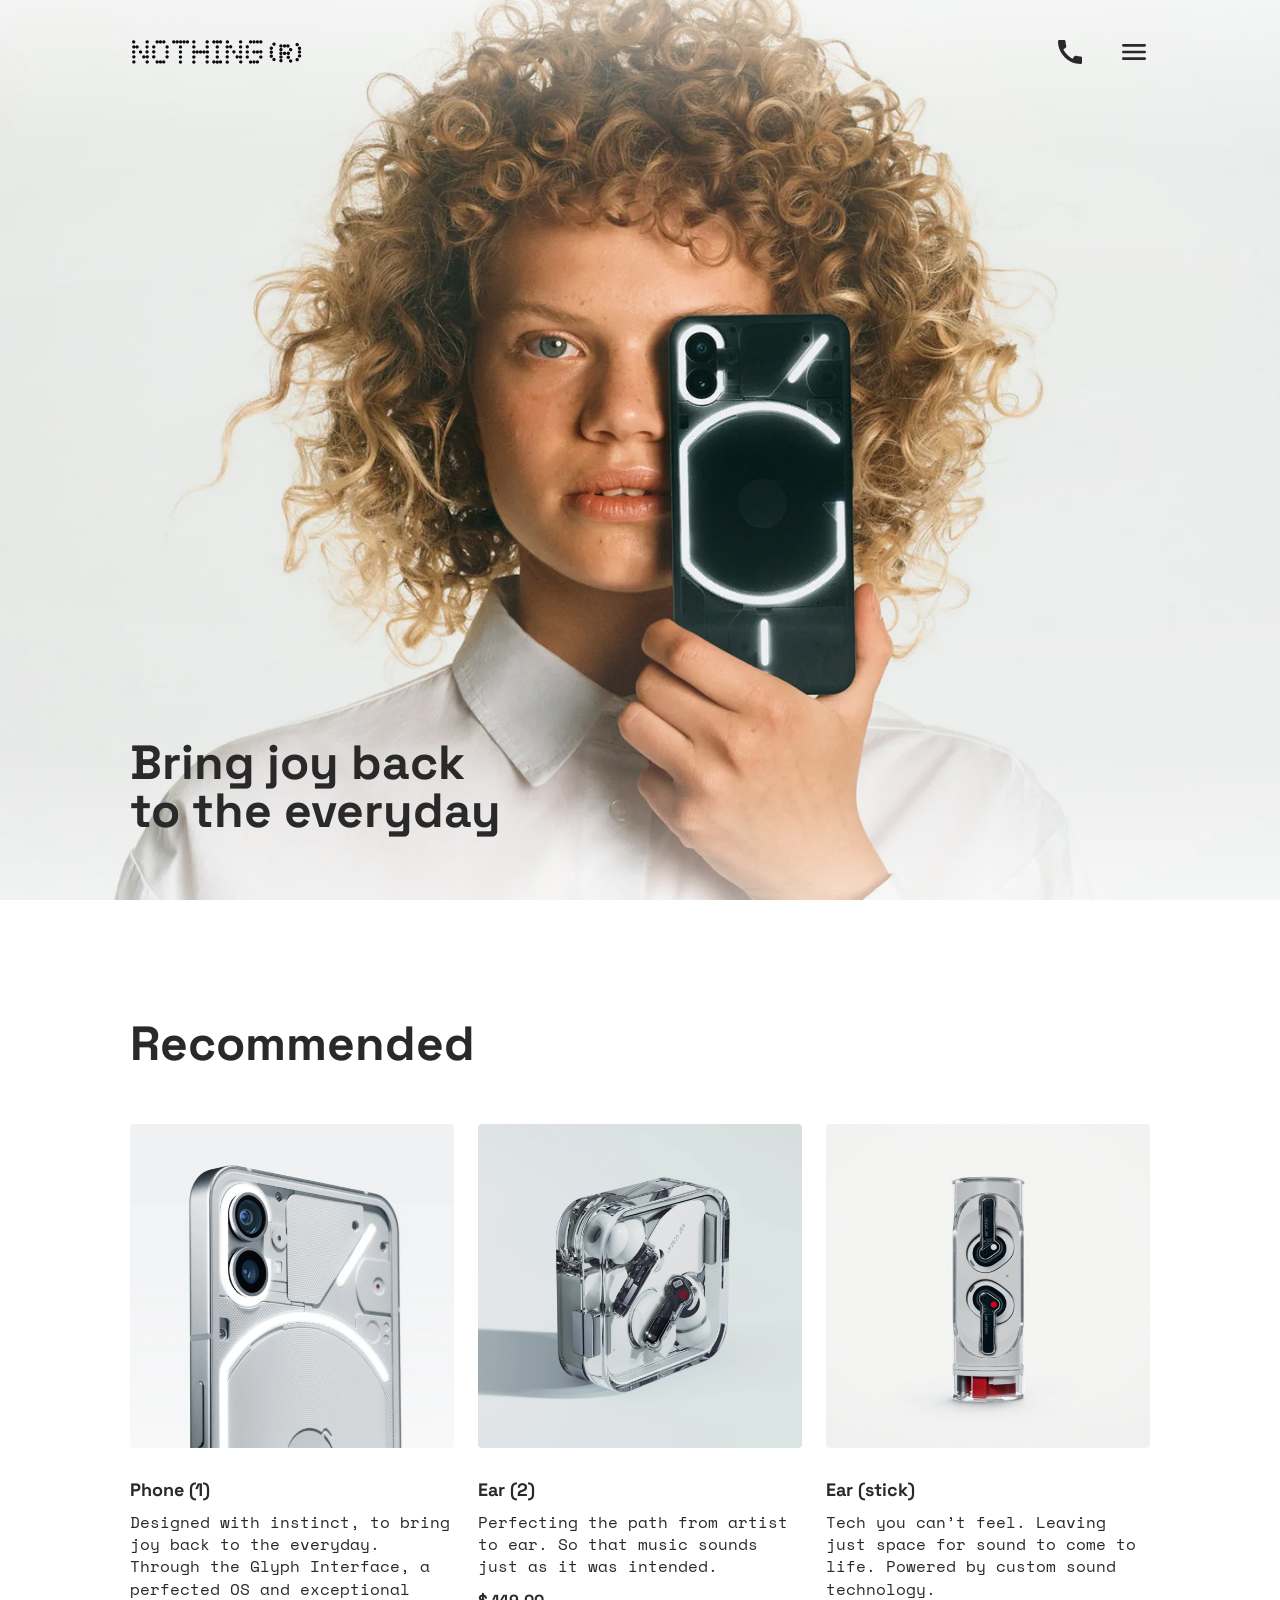
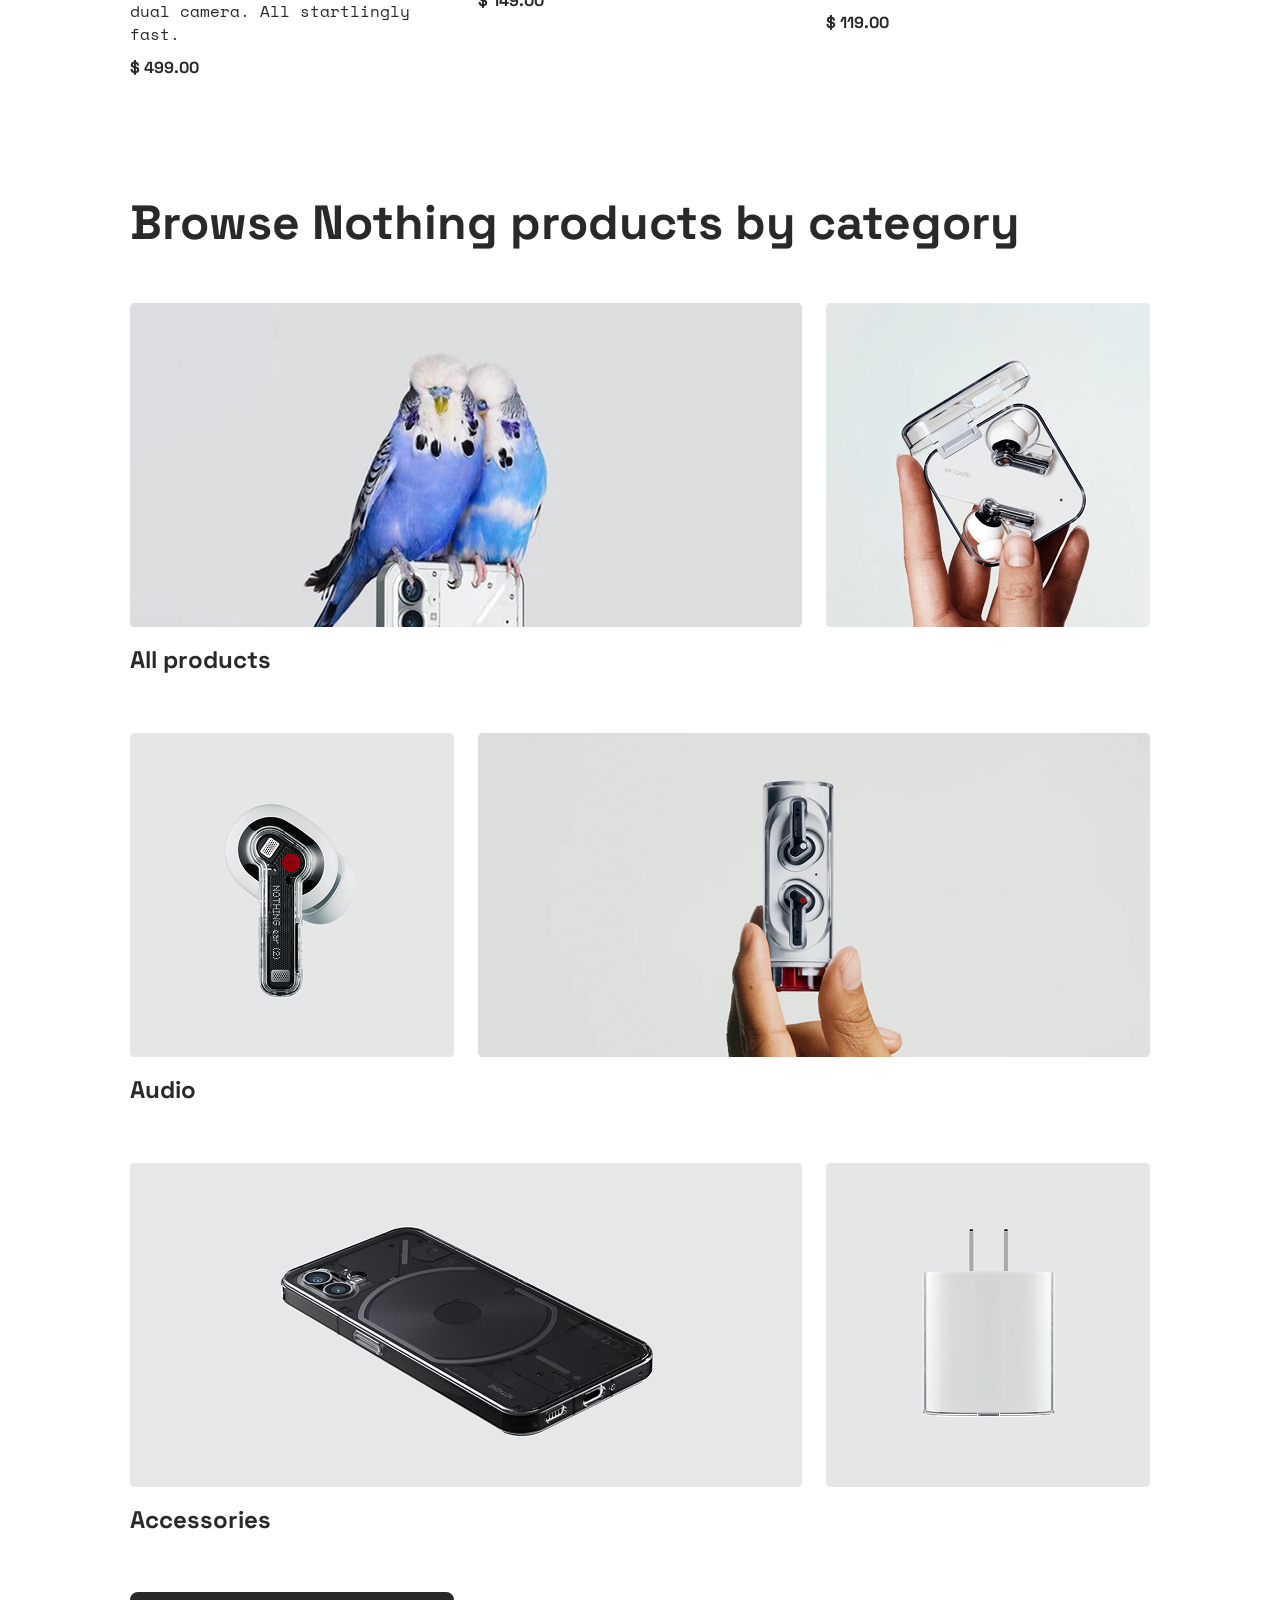
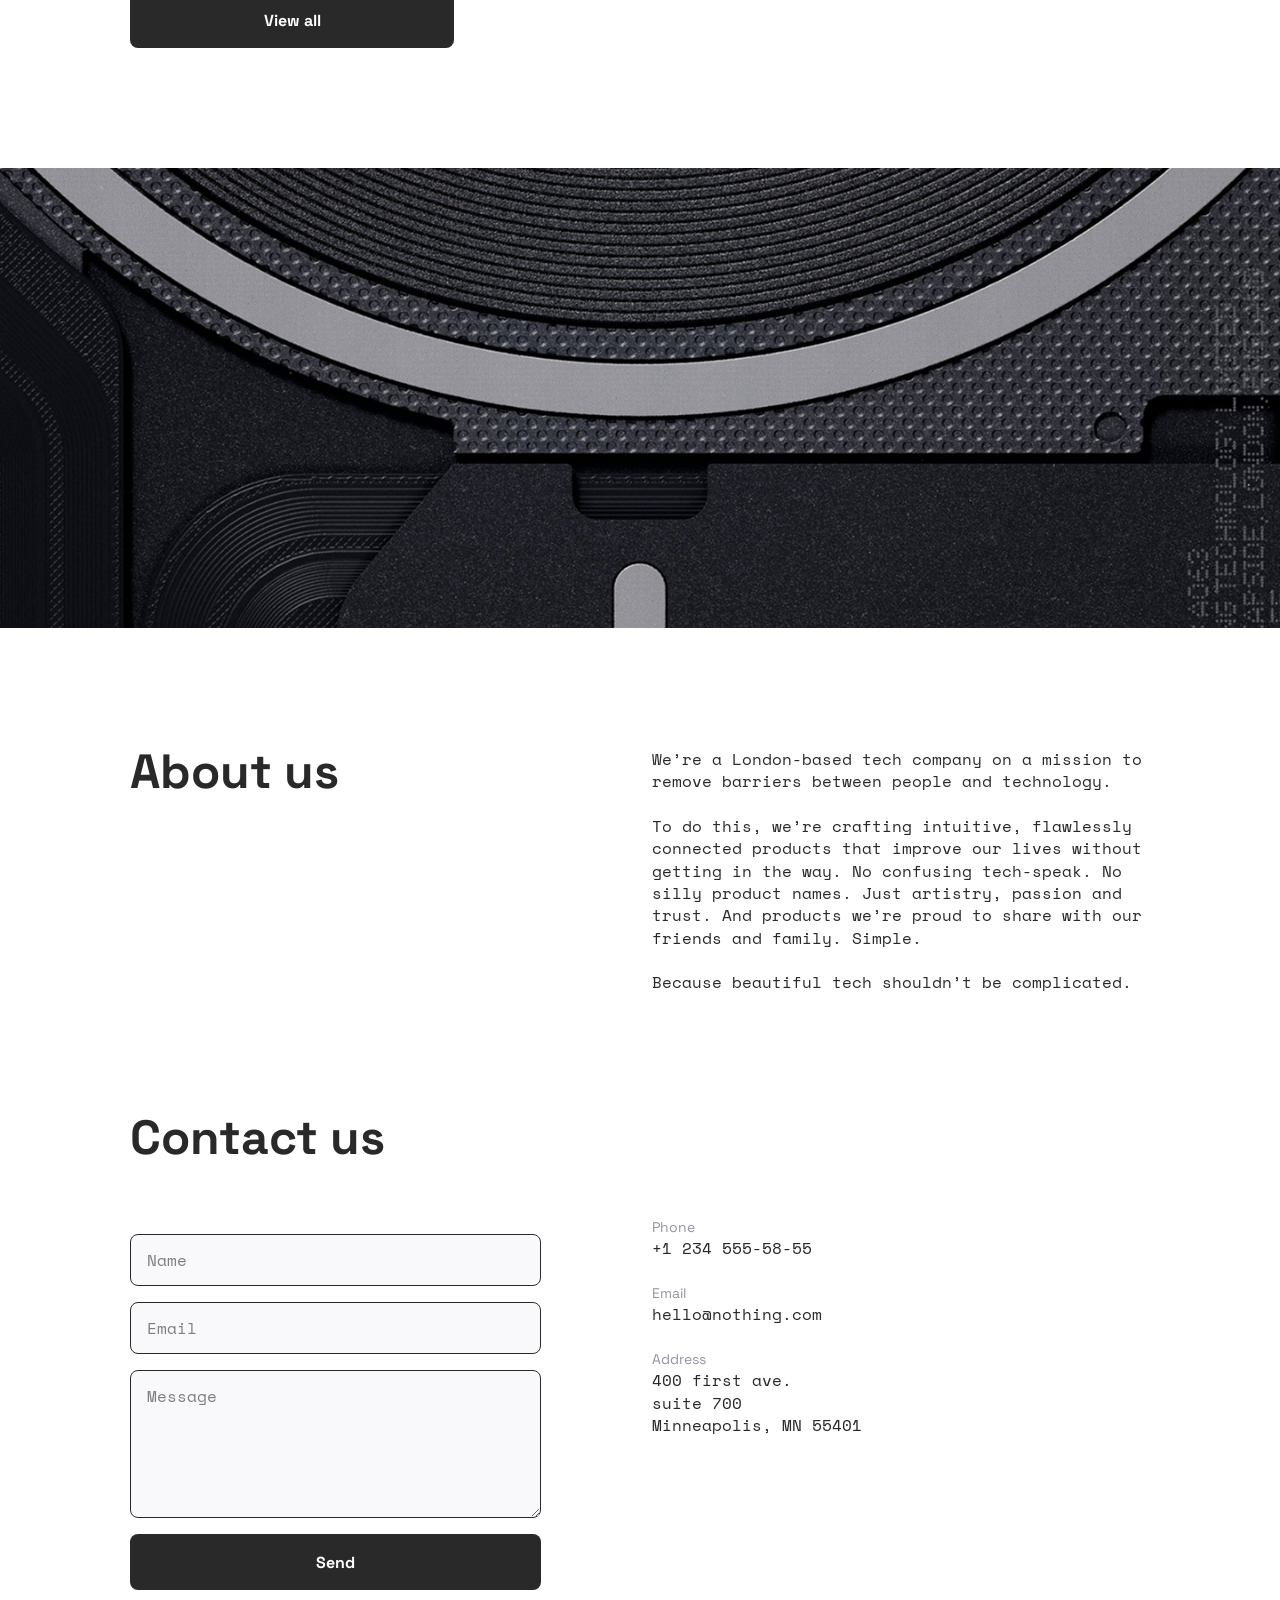
<file: index.html>
<!doctype html><html lang="en" class="page"><head><meta charset="utf-8"><meta name="viewport" content="width=device-width, initial-scale=1.0"><title>Nothing</title><link rel="icon" href="icon-close-tab.efce5633.png" type="image/png"><link rel="preconnect" href="https://fonts.googleapis.com"><link rel="preconnect" href="https://fonts.gstatic.com"><link href="https://fonts.googleapis.com/css2?family=Space+Grotesk:wght@300..700&family=Space+Mono:wght@400;700&display=swap" rel="stylesheet"><link rel="stylesheet" href="index.92506827.css"><script src="index.cabb280d.js" defer></script></head><body class="page__body"> <header class="header"> <div class="container"> <div class="header__content"> <div class="top-bar"> <a href="#" class="top-bar__logo"> <img src="logo-2x.6c7154c8.png" alt="logo"> </a> <div class="top-bar__icons"> <a href="tel:+1 234 5555-55-55" class="icon icon--phone"></a> <a href="#menu" class="icon icon--burger-menu"></a> </div> </div> <div class="header__botom"> <h1 class="header__title title"> Bring joy back <br> to the everyday </h1> </div> </div> </div> </header> <aside class="menu page__menu" id="menu"> <div class="container"> <div class="menu__top top-bar"> <a href="#" class="top-bar__logo"> <img src="logo-2x.6c7154c8.png" alt="logo"> </a> <a href="#" class="icon icon--close"></a> </div> <div class="menu__botom"> <div class="nav"></div> <nav class="menu__nav nav"> <ul class="nav__list"> <li class="nav__item"> <a href="#recommended" class="nav__link"> Recommended products </a> </li> <li class="nav__item"> <a href="#store" class="nav__link"> Store </a> </li> <li class="nav__item"> <a href="#about-us" class="nav__link"> About us </a> </li> <li class="nav__item"> <a href="#contact-us" class="nav__link"> Contact us </a> </li> </ul> </nav> <a href="tel:+1 234 5555-55-55" class="menu__phone-number"> +1 234 5555-55-55 </a> <a href="tel:+1 234 5555-55-55" class="menu__call-to-order"> call to order </a> </div> </div> </aside> <main class="main"> <div class="container"> <div class="main__content"> <section class="recommended" id="recommended"> <h2 class="section-title">Recommended</h2> <div class="recommended__products"> <article class="product recommended__product"> <img src="nothing-phone.31e8c533.png" alt="nothing-phone" class="product__photo"> <h3 class="product__title">Phone (1)</h3> <p class="product__description"> Designed with instinct, to bring joy back to the everyday. Through the Glyph Interface, a perfected OS and exceptional dual camera. All startlingly fast. </p> <p class="product__price">$ 499.00</p> </article> <article class="product recommended__product"> <img src="nothing-ear2.9898b250.png" alt="nothing-phone" class="product__photo"> <h3 class="product__title">Ear (2)</h3> <p class="product__description"> Perfecting the path from artist to ear. So that music sounds just as it was intended. </p> <p class="product__price">$ 149.00</p> </article> <article class="product recommended__product"> <img src="nothing-ear-stick.3ebf3a56.png" alt="nothing-phone" class="product__photo"> <h3 class="product__title">Ear (stick)</h3> <p class="product__description"> Tech you can’t feel. Leaving just space for sound to come to life. Powered by custom sound technology. </p> <p class="product__price">$ 119.00</p> </article> </div> </section> <section class="catolog" id="store"> <h2 class="section-title">Browse Nothing products by category</h2> <div class="catolog__wrapper"> <article class="category"> <div class="category__photos"> <a href="#" class="category__link category__link--wide"> <img class="category__photo" src="catolog-all-prod-1-pic.a43f68f2.png" alt="birds-picture"> </a> <a href="#" class="category__link category__link--square"> <img class="category__photo" src="catolog-all-prod-2-pic.6f039334.png" alt="Ear (2) picture"> </a> </div> <h3 class="category__title">All products</h3> </article> <article class="category"> <div class="category__photos"> <a href="#" class="category__link category__link--square"> <img class="category__photo" src="catolog-audio-1-pic.792d4844.png" alt="Ear (stick)?"> </a> <a href="#" class="category__link category__link--wide"> <img class="category__photo" src="catolog-audio-2-pic.671096ad.png" alt="Ear (stick)"> </a> </div> <h3 class="category__title">Audio</h3> </article> <article class="category"> <div class="category__photos"> <a href="#" class="category__link category__link--wide"> <img class="category__photo" src="catolog-accessories-1-pic.cc026d7a.png" alt="Phone"> </a> <a href="#" class="category__link category__link--square"> <img class="category__photo" src="catolog-accessories-2-pic.7c27f237.png" alt="charger"> </a> </div> <h3 class="category__title">Accessories</h3> </article> <div class="catolog__button-section"> <button class="button catolog__button">View all</button> </div> </div> </section> </div> </div> <section class="big-img"></section> <div class="container"> <div class="main__content"> <section class="about-us" id="about-us"> <h2 class="about-us__title section-title">About us</h2> <div class="about-us__content"> <p class="about-us__description"> We’re a London-based tech company on a mission to remove barriers between people and technology. </p> <p class="about-us__description"> To do this, we’re crafting intuitive, flawlessly connected products that improve our lives without getting in the way. No confusing tech-speak. No silly product names. Just artistry, passion and trust. And products we’re proud to share with our friends and family. Simple. </p> <p class="about-us__description"> Because beautiful tech shouldn’t be complicated. </p> </div> </section> <section class="contact-us" id="contact-us"> <h2 class="section-title">Contact us</h2> <div class="contact-us__content"> <div class="contact-us__inputs"> <div class="contact-us__form-field"> <label for="name" class="contact-us__form-label"></label> <input type="text" id="name" name="name" class="contact-us__form-input" placeholder="Name"> </div> <div class="contact-us__form-field"> <label for="email" class="contact-us__form-label"></label> <input type="email" id="email" name="email" class="contact-us__form-input" placeholder="Email"> </div> <div class="contact-us__form-field"> <label for="Message" class="contact-us__form-label"></label> <textarea id="Message" name="Message" class="contact-us__form-input contact-us__form-input--big" placeholder="Message"></textarea> <button class="button contact-us__button">Send</button> </div> </div> <div class="contact-us__info"> <div class="contact-us__text-grop"> <p class="contact-us__info-label">Phone</p> <a href="tel:+12345555855">+1 234 555-58-55</a> </div> <div class="contact-us__text-grop"> <p class="contact-us__info-label">Email</p> <a href="mailto:helloo@nothing.com">hello@nothing.com</a> </div> <div class="contact-us__text-grop"> <p class="contact-us__info-label">Address</p> <a class="contact-us__text" href="https://maps.google.com/?q=400+first+ave.+suite+700+Minneapolis+MN+55401"> 400 first ave. <br> suite 700 <br> Minneapolis, MN 55401 </a> </div> </div> </div> </section> </div> </div> </main> </body></html>
</file>
<file: index.92506827.css>
*,:before,:after{margin:0;padding:0}a{color:inherit;font:inherit;background-color:transparent;text-decoration:none}button{font:inherit;color:inherit;cursor:pointer;background:0 0;border:none}.container{padding-left:20px;padding-right:20px}@media (min-width:576px){.container{max-width:600px;margin-left:auto;margin-right:auto;padding-left:72px;padding-right:72px}}@media (min-width:1024px){.container{max-width:1020px;margin-left:auto;margin-right:auto;padding-left:120px;padding-right:120px}}.header{background-image:url(header-bg.d0281f33.png);background-position:50%;background-size:cover}.header__content{-ms-flex-direction:column;flex-direction:column;-ms-flex-pack:justify;justify-content:space-between;height:100vh;display:-ms-flexbox;display:flex}.header__botom{padding-bottom:35px}@media (min-width:576px){.header__botom{padding-bottom:65px}}.header__title{font-family:Space Grotesk,sans-serif;font-size:36px;font-weight:700;line-height:1}@media (min-width:576px){.header__title{font-size:48px}}.icon{background-image:url(icon-close.a6281d87.png);background-position:50%;background-size:cover;width:24px;height:24px;transition:transform .3s;display:block}.icon:hover{transform:scale(1.2)}@media (min-width:576px){.icon{width:32px;height:32px}}.icon--phone{background-image:url(icon-phone.657af3f4.svg)}.icon--burger-menu{background-image:url(icon-burger-menu.bd10eb8f.svg)}.icon--burger-menu:hover{background-image:url(icon-burger-menu-hover.9d6e516e.svg)}.icon--close{background-image:url(icon-close.31bb77d6.svg)}.page{color:#292929;scroll-behavior:smooth;font-family:Space Mono;font-size:16px;line-height:1.4}.page__body{min-width:320px;margin:0}.page__menu{opacity:0;pointer-events:none;transition:all .3s;position:fixed;top:0;left:0;right:0;transform:translate(100%)}.page__menu:target{opacity:1;pointer-events:all;transform:translate(0)}.menu{box-sizing:border-box;z-index:1;background-color:#e5e6e8;height:100vh;font-family:Space Grotesk;font-weight:700}.menu__top{margin-bottom:32px}@media (min-width:576px){.menu__top{margin-bottom:92px}}.menu__nav{margin-bottom:48px}.menu__phone-number{color:inherit;letter-spacing:.12em;margin-bottom:16px;font-size:16px;line-height:1.4;text-decoration:none;display:block}.menu__call-to-order{color:inherit;letter-spacing:.12em;text-transform:uppercase;border-bottom:1px solid #292929;width:-moz-fit-content;width:fit-content;padding-bottom:3px;font-size:16px;line-height:1.4;text-decoration:none;display:block}.nav__list{letter-spacing:.09em;-ms-flex-direction:column;flex-direction:column;gap:32px;margin:0;padding:0;font-family:Space Grotesk,sans-serif;font-size:22px;font-weight:700;line-height:1;list-style:none;display:-ms-flexbox;display:flex}.nav__link{color:inherit;text-decoration:none;position:relative}.nav__link:after{content:"";transform-origin:0;background-color:#292929;width:100%;height:1px;transition:all .3s;display:block;position:absolute;bottom:-8px;transform:scale(0)}.nav__link:hover:after{transform:scale(1)}.top-bar{-ms-flex-pack:justify;justify-content:space-between;-ms-flex-align:center;align-items:center;padding-top:24px;padding-bottom:24px;display:-ms-flexbox;display:flex}@media (min-width:576px){.top-bar{padding-top:36px}}.top-bar__logo{width:125px;height:16px;transition:transform .3s;display:-ms-flexbox;display:flex}.top-bar__logo:hover{transform:scale(1.2)}@media (min-width:576px){.top-bar__logo{width:172px;height:24px}}.top-bar__icons{gap:24px;display:-ms-flexbox;display:flex}@media (min-width:576px){.top-bar__icons{gap:32px}}.section-title{margin-bottom:48px;font-family:Space Grotesk;font-size:32px;font-weight:700;line-height:1}@media (min-width:576px){.section-title{margin-bottom:56px;font-size:40px}}@media (min-width:1024px){.section-title{font-size:48px}}.main__content{row-gap:96px;padding-top:64px;padding-bottom:64px;display:grid}@media (min-width:576px){.main__content{row-gap:120px;padding-top:120px;padding-bottom:120px}}.product__photo{border-radius:4px;width:100%;margin-bottom:24px}.product__title{margin-bottom:8px;font-family:Space Grotesk;font-size:18px;font-weight:700}.product__description{letter-spacing:0;margin-bottom:12px;font-weight:400}.product__price{letter-spacing:0;font-family:Space Grotesk;font-weight:700}.recommended__products{--columns:2;grid-template-columns:repeat(var(--columns),1fr);gap:40px 20px;display:grid}@media (min-width:576px){.recommended__products{--columns:6;column-gap:24px}}@media (min-width:1024px){.recommended__products{--columns:12}}.recommended__product{grid-column:1/-1}@media (min-width:1024px){.recommended__product{grid-column:span 4}}.catolog__wrapper{row-gap:40px;display:grid}@media (min-width:576px){.catolog__wrapper{row-gap:56px}}.catolog__button-section{--columns:2;grid-template-columns:repeat(var(--columns),1fr);column-gap:20px;display:grid}@media (min-width:576px){.catolog__button-section{--columns:6;column-gap:24px}}@media (min-width:1024px){.catolog__button-section{--columns:12}}.catolog__button{grid-column:1/-1}@media (min-width:1024px){.catolog__button{grid-column:span 4}}.category__photos{--columns:2;grid-template-columns:repeat(var(--columns),1fr);column-gap:20px;margin-bottom:16px;display:grid}@media (min-width:576px){.category__photos{--columns:6;column-gap:24px}}@media (min-width:1024px){.category__photos{--columns:12}}.category__link{position:relative}@media (min-width:576px){.category__link--wide{grid-column:span 4}}@media (min-width:1024px){.category__link--wide{grid-column:span 8}}.category__link--square{height:0;padding-bottom:100%}@media (min-width:576px){.category__link--square{grid-column:span 2}}@media (min-width:1024px){.category__link--square{grid-column:span 4}}.category__photo{object-fit:cover;width:100%;height:100%;position:absolute}.category__title{font-family:Space Grotesk;font-size:18px;font-weight:700}@media (min-width:576px){.category__title{font-size:24px}}.big-img{background-image:url(big-img.f23402f4.png);background-position:50%;background-repeat:no-repeat;background-size:cover;width:100%;height:200px;min-height:200px}@media (min-width:576px){.big-img{height:400px}}@media (min-width:1024px){.big-img{height:460px}}.about-us{--columns:2;grid-template-columns:repeat(var(--columns),1fr);column-gap:20px;display:grid}@media (min-width:576px){.about-us{--columns:6;column-gap:24px}}@media (min-width:1024px){.about-us{--columns:12}}.about-us__title{grid-column:1/-1}@media (min-width:576px){.about-us__title{grid-column:1/span 3}}@media (min-width:1024px){.about-us__title{grid-column:1/span 4}}.about-us__content{grid-column:1/-1;row-gap:22px;display:grid}@media (min-width:576px){.about-us__content{grid-column:4/span 3}}@media (min-width:1024px){.about-us__content{grid-column:7/span 6}}.about-us__description{font-weight:400}.button{color:#fff;text-align:center;cursor:pointer;background-color:#292929;border-radius:8px;height:56px;padding:0 48px;font-family:Space Grotesk;font-size:16px;font-weight:700;line-height:1.69;transition:background-color .3s;display:inline-block}.button:hover{color:#292929;background-color:#f8f8fa;border:2px solid #f0f1f4}.button:active{background-color:#111}.contact-us{grid-template-columns:1fr;gap:40px}@media (min-width:1024px){.contact-us{grid-template-columns:1fr 1fr;gap:50px}.contact-us__content{--columns:2;grid-template-columns:repeat(var(--columns),1fr);column-gap:20px;display:grid}}@media (min-width:1024px) and (min-width:576px){.contact-us__content{--columns:6;column-gap:24px}}@media (min-width:1024px) and (min-width:1024px){.contact-us__content{--columns:12}}.contact-us__inputs{margin-bottom:48px}@media (min-width:576px){.contact-us__inputs{margin-bottom:80px}}@media (min-width:1024px){.contact-us__inputs{grid-column:1/span 5;margin-bottom:0}}.contact-us__form-field{-ms-flex-direction:column;flex-direction:column;gap:16px;width:100%;margin:0 auto;display:-ms-flexbox;display:flex}.contact-us__form-label{color:#292929;font-size:14px;font-weight:400}.contact-us__form-input{box-sizing:border-box;color:#292929;background-color:#f9f9fb;border:1px solid #292929;border-radius:8px;width:100%;padding:14px 16px;font-family:Space Mono;font-size:16px;line-height:1.4}.contact-us__form-input::placeholder{color:#7e7e83}.contact-us__form-input::placeholder{color:#7e7e83}.contact-us__form-input:hover{border:1px solid #d5d7de}.contact-us__form-input:focus{background-color:#fff;border:1px solid #292929;outline:none}.contact-us__form-input--big{resize:vertical;vertical-align:top;line-height:inherit;min-height:148px;padding:14px 16px}@media (min-width:1024px){.contact-us__info{grid-column:7/span 3}}.contact-us__text-grop{margin-bottom:24px}.contact-us__info-label{color:#9393a3;font-family:Space Grotesk;font-size:14px;font-weight:400}.contact-us__text{color:#292929}
/*# sourceMappingURL=index.92506827.css.map */
</file>
